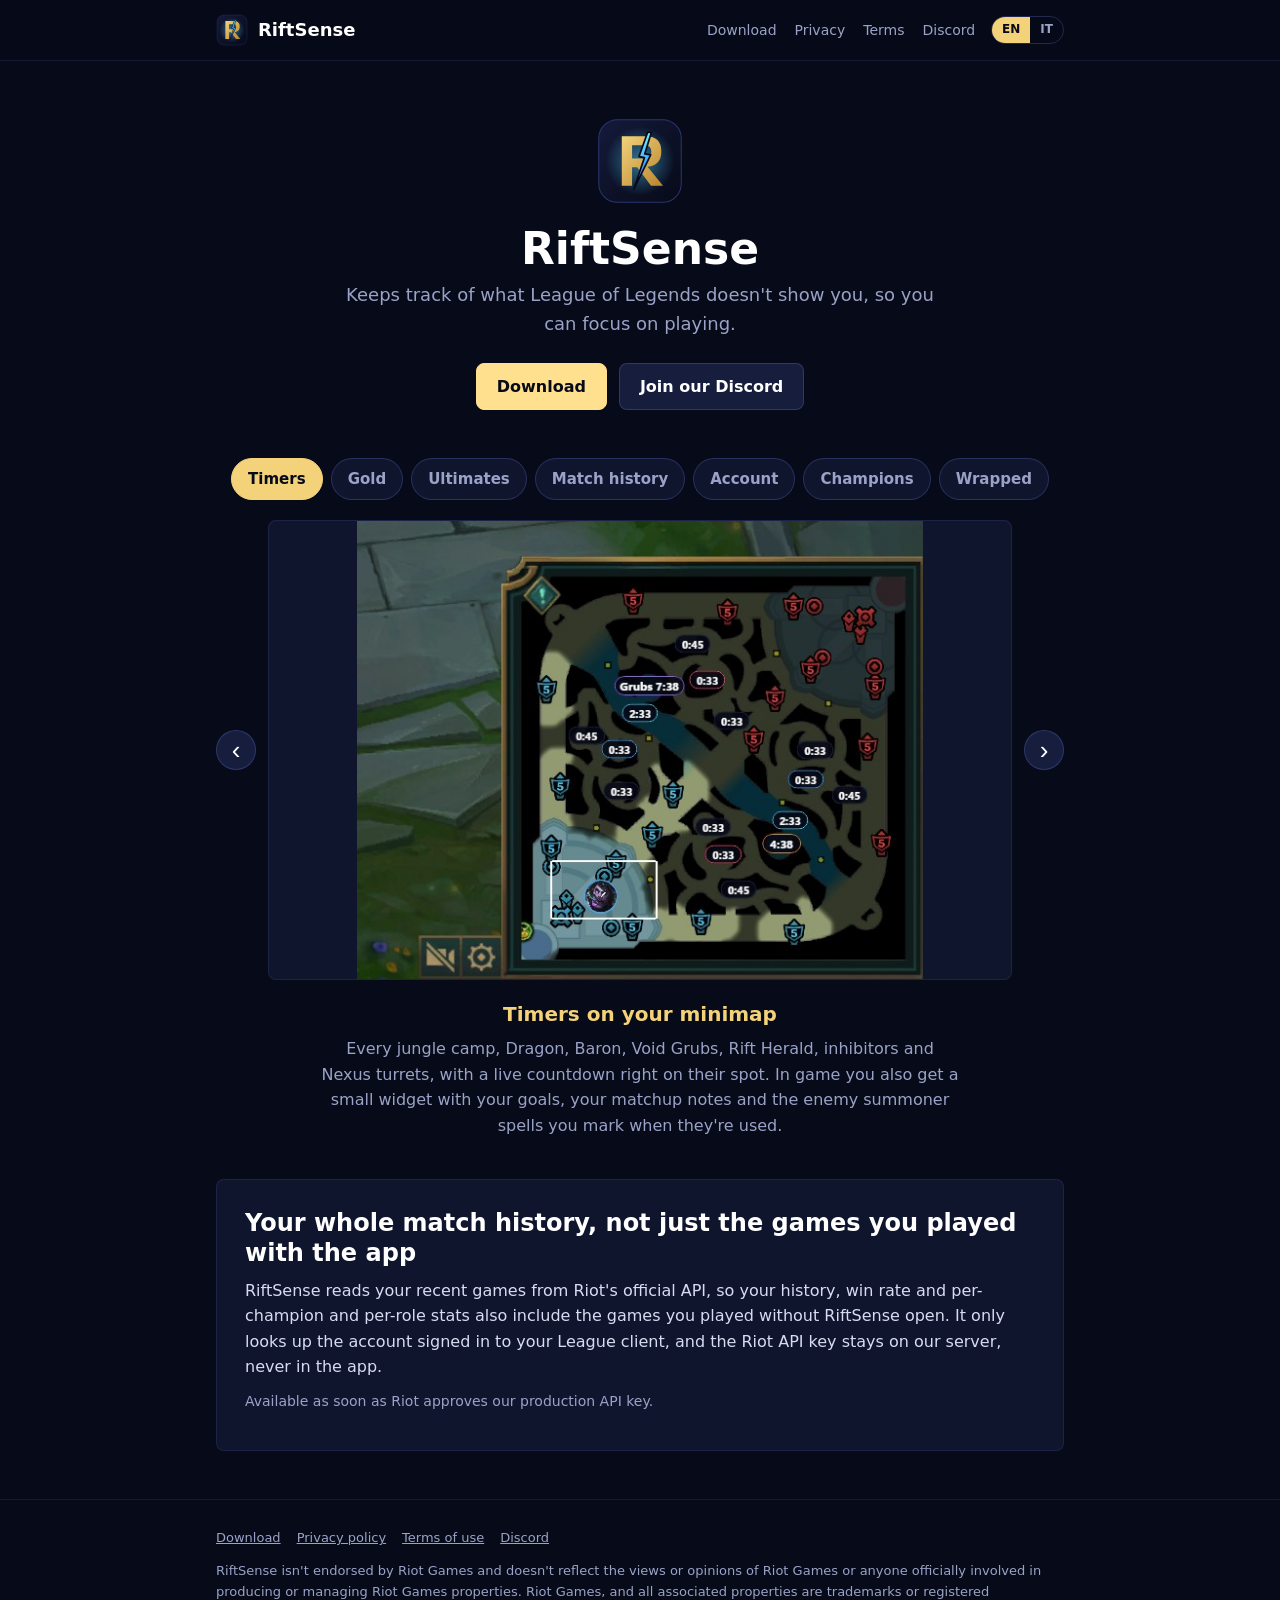
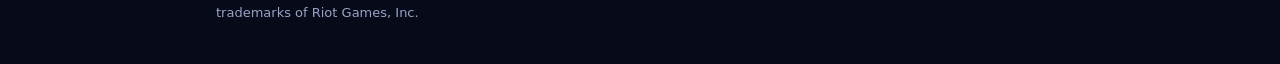
<file: index.html>
<!DOCTYPE html>
<html lang="en">
<head>
    <meta charset="UTF-8">
    <meta name="viewport" content="width=device-width, initial-scale=1">
    <title>RiftSense</title>
    <meta name="description" content="RiftSense: jungle and objective timers on your minimap, in-game stats and match history for League of Legends.">
    <link rel="icon" href="assets/logo.svg" type="image/svg+xml">
    <link rel="stylesheet" href="style.css?v=2">
</head>
<body data-lang="en">
<header>
    <div class="wrap">
        <a class="brand" href="./"><img src="assets/logo.svg" alt="">RiftSense</a>
        <nav>
            <a href="download.html">Download</a>
            <a href="privacy.html"><span lang="en">Privacy</span><span lang="it">Privacy</span></a>
            <a href="terms.html"><span lang="en">Terms</span><span lang="it">Termini</span></a>
            <a href="https://discord.gg/ByeUC7WYbb">Discord</a>
        </nav>
        <div class="lang-switch"><button data-lang="en">EN</button><button data-lang="it">IT</button></div>
    </div>
</header>

<main class="wrap">
    <section class="hero">
        <img class="logo" src="assets/logo.svg" alt="RiftSense">
        <h1>RiftSense</h1>
        <p lang="en">Keeps track of what League of Legends doesn't show you, so you can focus on playing.</p>
        <p lang="it">Tiene traccia di quello che League of Legends non ti mostra, così pensi solo a giocare.</p>
        <div class="buttons">
            <a class="button primary" href="download.html">Download</a>
            <a class="button" href="https://discord.gg/ByeUC7WYbb"><span lang="en">Join our Discord</span><span lang="it">Entra nel nostro Discord</span></a>
        </div>
    </section>

    <section class="showcase" aria-label="RiftSense">
        <div class="showcase-tabs" role="tablist">
            <button class="showcase-tab active" role="tab" id="tab-timers" aria-controls="slide-timers" aria-selected="true"><span lang="en">Timers</span><span lang="it">Timer</span></button>
            <button class="showcase-tab" role="tab" id="tab-gold" aria-controls="slide-gold" aria-selected="false"><span lang="en">Gold</span><span lang="it">Oro</span></button>
            <button class="showcase-tab" role="tab" id="tab-ults" aria-controls="slide-ults" aria-selected="false"><span lang="en">Ultimates</span><span lang="it">Ultimate</span></button>
            <button class="showcase-tab" role="tab" id="tab-history" aria-controls="slide-history" aria-selected="false"><span lang="en">Match history</span><span lang="it">Storico</span></button>
            <button class="showcase-tab" role="tab" id="tab-account" aria-controls="slide-account" aria-selected="false"><span lang="en">Account</span><span lang="it">Account</span></button>
            <button class="showcase-tab" role="tab" id="tab-champions" aria-controls="slide-champions" aria-selected="false"><span lang="en">Champions</span><span lang="it">Campioni</span></button>
            <button class="showcase-tab" role="tab" id="tab-wrapped" aria-controls="slide-wrapped" aria-selected="false"><span lang="en">Wrapped</span><span lang="it">Wrapped</span></button>
        </div>
        <div class="showcase-stage">
            <button class="showcase-arrow prev" aria-label="Previous">&#8249;</button>
            <figure class="showcase-slide narrow" role="tabpanel" id="slide-timers" aria-labelledby="tab-timers">
                <img src="assets/screens/minimap.jpg" alt="Timers on your minimap">
                <figcaption>
                    <h3><span lang="en">Timers on your minimap</span><span lang="it">Timer sulla minimappa</span></h3>
                    <p lang="en">Every jungle camp, Dragon, Baron, Void Grubs, Rift Herald, inhibitors and Nexus turrets, with a live countdown right on their spot. In game you also get a small widget with your goals, your matchup notes and the enemy summoner spells you mark when they're used.</p>
                    <p lang="it">Tutti i campi della giungla, Drago, Barone, Larve del Vuoto, Araldo, inibitori e torri del Nexus, con il conto alla rovescia proprio al loro posto. In partita hai anche un piccolo widget con i tuoi obiettivi, le tue note sui matchup e gli incantesimi nemici che segni quando li usano.</p>
                </figcaption>
            </figure>
            <figure class="showcase-slide" role="tabpanel" id="slide-gold" aria-labelledby="tab-gold" hidden>
                <img src="assets/screens/gold.jpg" alt="Gold tracker in the scoreboard" loading="lazy">
                <figcaption>
                    <h3><span lang="en">Gold tracker in the scoreboard</span><span lang="it">Tracker dell'oro nella tabella</span></h3>
                    <p lang="en">Hold TAB and, on the center line of the game's scoreboard, you see the item value gap between the two players of each row, with arrows toward whoever is ahead: blue or red like the teams.</p>
                    <p lang="it">Tieni premuto TAB e, sulla linea centrale della tabella del gioco, vedi la differenza di valore degli oggetti tra i due giocatori di ogni riga, con le frecce verso chi è in vantaggio: blu o rosse come le squadre.</p>
                </figcaption>
            </figure>
            <figure class="showcase-slide narrow" role="tabpanel" id="slide-ults" aria-labelledby="tab-ults" hidden>
                <img src="assets/screens/ults.jpg" alt="Ally ultimate cooldowns" loading="lazy">
                <figcaption>
                    <h3><span lang="en">Ally ultimate cooldowns</span><span lang="it">Ricarica delle ultimate alleate</span></h3>
                    <p lang="en">The seconds left on your allies' ultimates, right on the ult dot above their portraits, so you know when to fight. Only your allies: enemy ultimates stay hidden, as Riot's rules require.</p>
                    <p lang="it">I secondi mancanti alle ultimate dei tuoi alleati, proprio sul pallino sopra i loro ritratti, così sai quando combattere. Solo gli alleati: le ultimate nemiche restano nascoste, come vogliono le regole di Riot.</p>
                </figcaption>
            </figure>
            <figure class="showcase-slide" role="tabpanel" id="slide-history" aria-labelledby="tab-history" hidden>
                <img src="assets/screens/history.jpg" alt="Match history" loading="lazy">
                <figcaption>
                    <h3><span lang="en">Match history</span><span lang="it">Storico partite</span></h3>
                    <p lang="en">Every game as a match card: result, queue, KDA, CS, kill participation, objectives and your per-game goals. On top, your last session and your last 10 games at a glance.</p>
                    <p lang="it">Ogni partita con esito, coda, KDA, CS, partecipazione alle uccisioni, obiettivi e i tuoi obiettivi personali. In alto, l'ultima sessione e le ultime 10 partite a colpo d'occhio.</p>
                </figcaption>
            </figure>
            <figure class="showcase-slide" role="tabpanel" id="slide-account" aria-labelledby="tab-account" hidden>
                <img src="assets/screens/account.jpg" alt="Account statistics" loading="lazy">
                <figcaption>
                    <h3><span lang="en">Account statistics</span><span lang="it">Statistiche account</span></h3>
                    <p lang="en">Your Solo/Duo LP over time, your peak rank and your last 10 games compared to the 10 before: are you playing better or worse?</p>
                    <p lang="it">I tuoi LP in Solo/Duo nel tempo, il rank massimo e le ultime 10 partite a confronto con le 10 precedenti: stai giocando meglio o peggio?</p>
                </figcaption>
            </figure>
            <figure class="showcase-slide" role="tabpanel" id="slide-champions" aria-labelledby="tab-champions" hidden>
                <img src="assets/screens/champions.jpg" alt="Champion statistics" loading="lazy">
                <figcaption>
                    <h3><span lang="en">Champion statistics</span><span lang="it">Statistiche campioni</span></h3>
                    <p lang="en">Win rate, KDA, CS and kill participation for every champion you play, filtered by queue and role.</p>
                    <p lang="it">Vittorie, KDA, CS e partecipazione alle uccisioni per ogni campione che giochi, filtrabili per coda e ruolo.</p>
                </figcaption>
            </figure>
            <figure class="showcase-slide" role="tabpanel" id="slide-wrapped" aria-labelledby="tab-wrapped" hidden>
                <img src="assets/screens/wrapped.jpg" alt="RiftSense Wrapped" loading="lazy">
                <figcaption>
                    <h3><span lang="en">RiftSense Wrapped</span><span lang="it">RiftSense Wrapped</span></h3>
                    <p lang="en">Your week, month or season in one image to share on Discord, Instagram or TikTok.</p>
                    <p lang="it">La tua settimana, il tuo mese o la tua stagione in un'immagine da condividere su Discord, Instagram o TikTok.</p>
                </figcaption>
            </figure>
            <button class="showcase-arrow next" aria-label="Next">&#8250;</button>
        </div>
    </section>

    <section class="spotlight">
        <h2 lang="en">Your whole match history, not just the games you played with the app</h2>
        <h2 lang="it">Tutto il tuo storico, non solo le partite giocate con l'app</h2>
        <p lang="en">RiftSense reads your recent games from Riot's official API, so your history, win rate and
            per-champion and per-role stats also include the games you played without RiftSense open. It only looks
            up the account signed in to your League client, and the Riot API key stays on our server, never in the app.</p>
        <p lang="it">RiftSense legge le tue partite recenti dall'API ufficiale di Riot: storico, percentuale di vittorie e
            statistiche per campione e per ruolo comprendono anche le partite giocate senza RiftSense aperta. Cerca solo
            l'account connesso al tuo client di League, e la chiave dell'API Riot resta sul nostro server, mai nell'app.</p>
        <p class="muted" lang="en">Available as soon as Riot approves our production API key.</p>
        <p class="muted" lang="it">Disponibile appena Riot approva la nostra chiave API di produzione.</p>
    </section>
</main>

<footer>
    <div class="wrap">
        <div class="links">
            <a href="download.html">Download</a>
            <a href="privacy.html"><span lang="en">Privacy policy</span><span lang="it">Privacy policy</span></a>
            <a href="terms.html"><span lang="en">Terms of use</span><span lang="it">Termini d'uso</span></a>
            <a href="https://discord.gg/ByeUC7WYbb">Discord</a>
        </div>
        <p lang="en">RiftSense isn't endorsed by Riot Games and doesn't reflect the views or opinions of Riot Games or anyone officially involved in producing or managing Riot Games properties. Riot Games, and all associated properties are trademarks or registered trademarks of Riot Games, Inc.</p>
        <p lang="it">RiftSense non è approvato da Riot Games e non rispecchia le opinioni di Riot Games o di chiunque sia coinvolto ufficialmente nella produzione o gestione delle proprietà di Riot Games. Riot Games e tutte le proprietà associate sono marchi o marchi registrati di Riot Games, Inc.</p>
    </div>
</footer>
<script src="lang.js?v=2"></script>
<script src="showcase.js?v=2"></script>
</body>
</html>
</file>
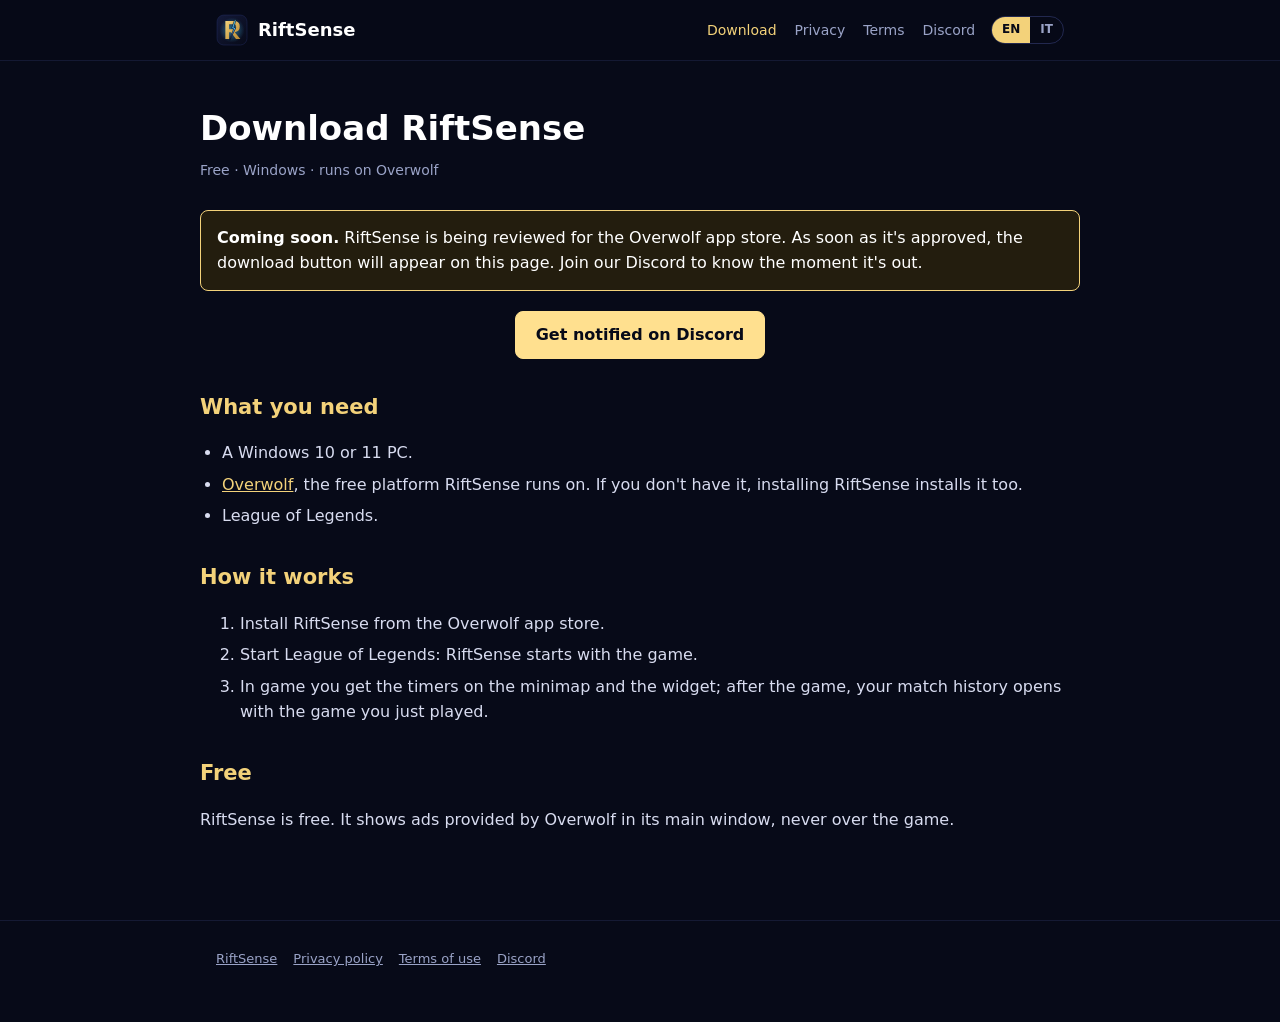
<file: download.html>
<!DOCTYPE html>
<html lang="en">
<head>
    <meta charset="UTF-8">
    <meta name="viewport" content="width=device-width, initial-scale=1">
    <title>Download RiftSense</title>
    <meta name="description" content="Download RiftSense, the free Overwolf app for League of Legends.">
    <link rel="icon" href="assets/logo.svg" type="image/svg+xml">
    <link rel="stylesheet" href="style.css?v=2">
</head>
<body data-lang="en">
<header>
    <div class="wrap">
        <a class="brand" href="./"><img src="assets/logo.svg" alt="">RiftSense</a>
        <nav>
            <a class="active" href="download.html">Download</a>
            <a href="privacy.html"><span lang="en">Privacy</span><span lang="it">Privacy</span></a>
            <a href="terms.html"><span lang="en">Terms</span><span lang="it">Termini</span></a>
            <a href="https://discord.gg/ByeUC7WYbb">Discord</a>
        </nav>
        <div class="lang-switch"><button data-lang="en">EN</button><button data-lang="it">IT</button></div>
    </div>
</header>

<main class="wrap doc">
<!-- ================= English ================= -->
<article lang="en">
    <h1>Download RiftSense</h1>
    <p class="updated">Free · Windows · runs on Overwolf</p>

    <div class="note"><strong>Coming soon.</strong> RiftSense is being reviewed for the Overwolf app store. As soon as
        it's approved, the download button will appear on this page. Join our Discord to know the moment it's out.</div>

    <div class="buttons download-buttons">
        <a class="button primary" href="https://discord.gg/ByeUC7WYbb">Get notified on Discord</a>
    </div>

    <h2>What you need</h2>
    <ul>
        <li>A Windows 10 or 11 PC.</li>
        <li><a href="https://www.overwolf.com/">Overwolf</a>, the free platform RiftSense runs on. If you don't have it,
            installing RiftSense installs it too.</li>
        <li>League of Legends.</li>
    </ul>

    <h2>How it works</h2>
    <ol>
        <li>Install RiftSense from the Overwolf app store.</li>
        <li>Start League of Legends: RiftSense starts with the game.</li>
        <li>In game you get the timers on the minimap and the widget; after the game, your match history opens with the
            game you just played.</li>
    </ol>

    <h2>Free</h2>
    <p>RiftSense is free. It shows ads provided by Overwolf in its main window, never over the game.</p>
</article>

<!-- ================= Italiano ================= -->
<article lang="it">
    <h1>Scarica RiftSense</h1>
    <p class="updated">Gratis · Windows · funziona con Overwolf</p>

    <div class="note"><strong>In arrivo.</strong> RiftSense è in revisione per lo store di Overwolf. Appena viene approvata,
        il pulsante per scaricarla comparirà in questa pagina. Entra nel nostro Discord per sapere subito quando esce.</div>

    <div class="buttons download-buttons">
        <a class="button primary" href="https://discord.gg/ByeUC7WYbb">Avvisami su Discord</a>
    </div>

    <h2>Cosa serve</h2>
    <ul>
        <li>Un PC con Windows 10 o 11.</li>
        <li><a href="https://www.overwolf.com/">Overwolf</a>, la piattaforma gratuita su cui funziona RiftSense. Se non ce
            l'hai, si installa insieme a RiftSense.</li>
        <li>League of Legends.</li>
    </ul>

    <h2>Come funziona</h2>
    <ol>
        <li>Installa RiftSense dallo store di Overwolf.</li>
        <li>Avvia League of Legends: RiftSense parte insieme al gioco.</li>
        <li>In partita hai i timer sulla minimappa e il widget; a fine partita si apre il tuo storico con la partita appena
            giocata.</li>
    </ol>

    <h2>Gratis</h2>
    <p>RiftSense è gratuita. Mostra pubblicità di Overwolf nella sua finestra principale, mai sopra il gioco.</p>
</article>
</main>

<footer>
    <div class="wrap">
        <div class="links">
            <a href="./">RiftSense</a>
            <a href="privacy.html"><span lang="en">Privacy policy</span><span lang="it">Privacy policy</span></a>
            <a href="terms.html"><span lang="en">Terms of use</span><span lang="it">Termini d'uso</span></a>
            <a href="https://discord.gg/ByeUC7WYbb">Discord</a>
        </div>
    </div>
</footer>
<script src="lang.js?v=2"></script>
</body>
</html>
</file>
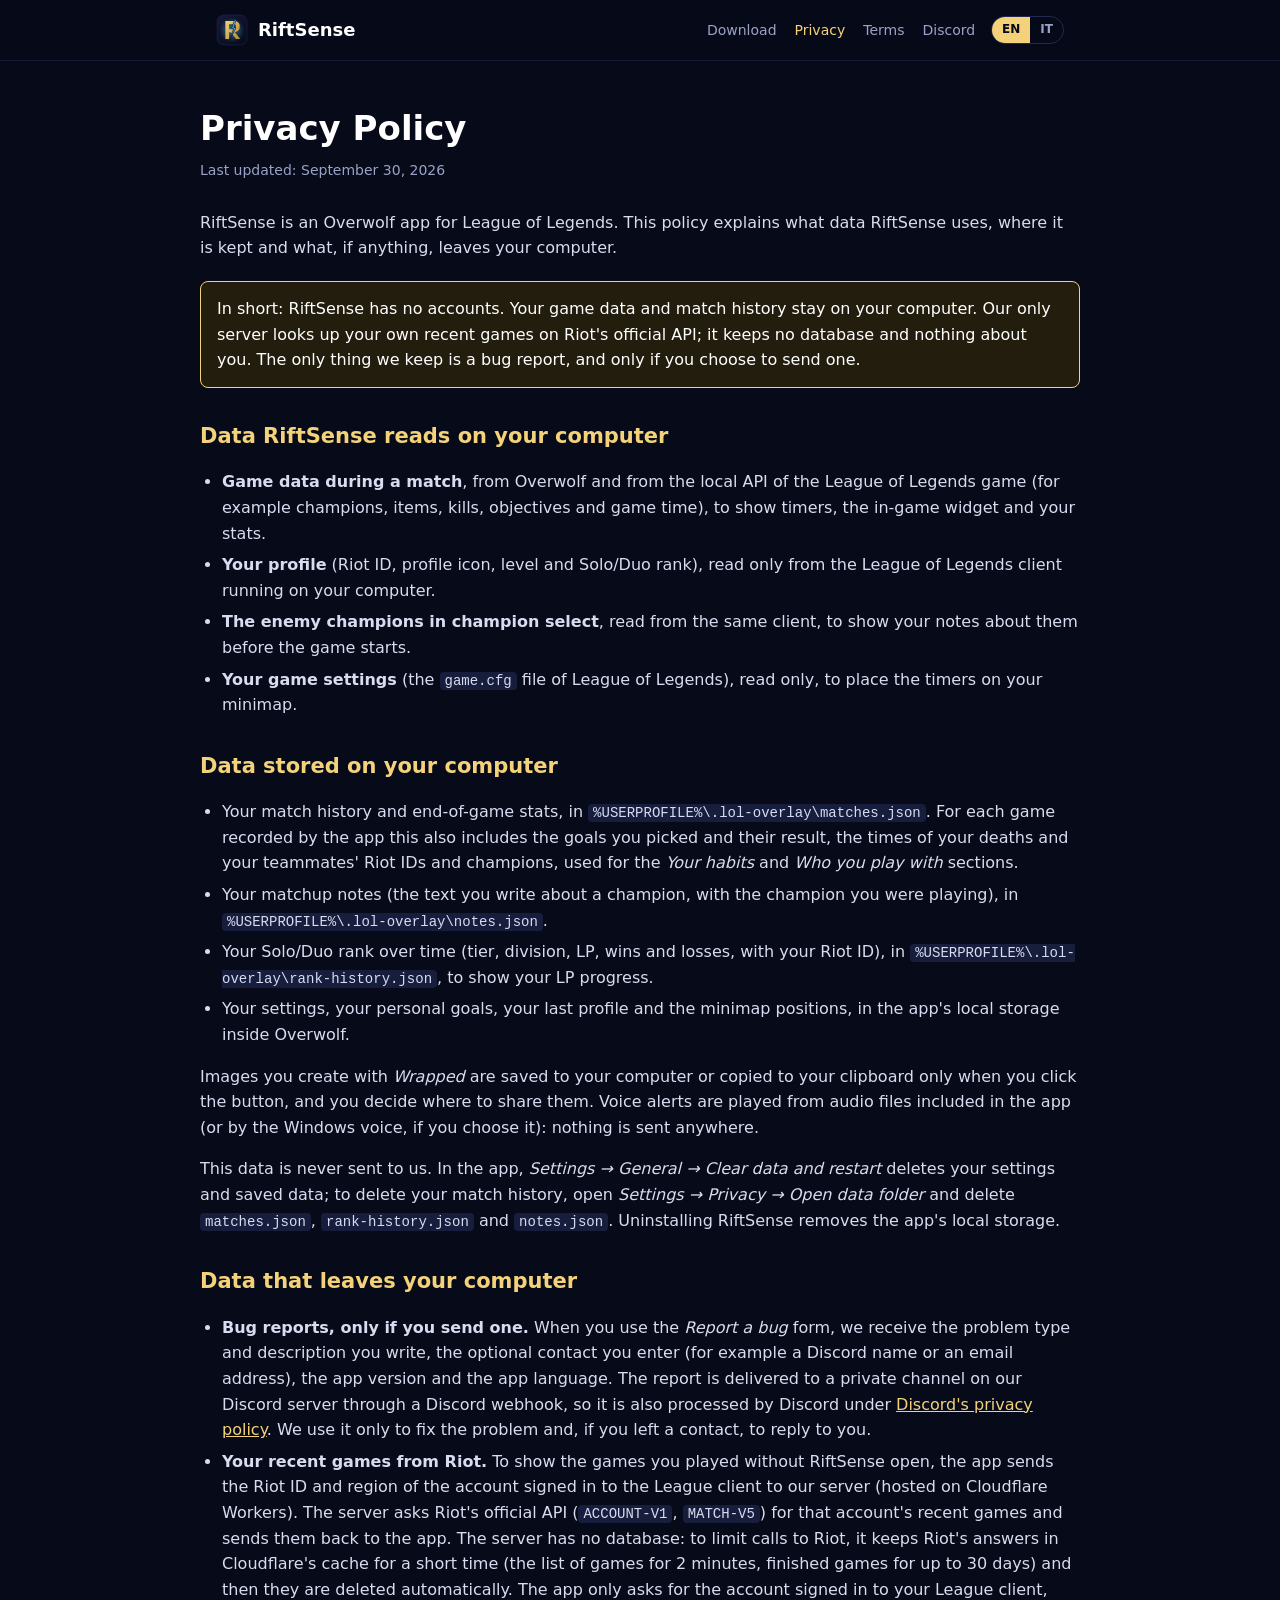
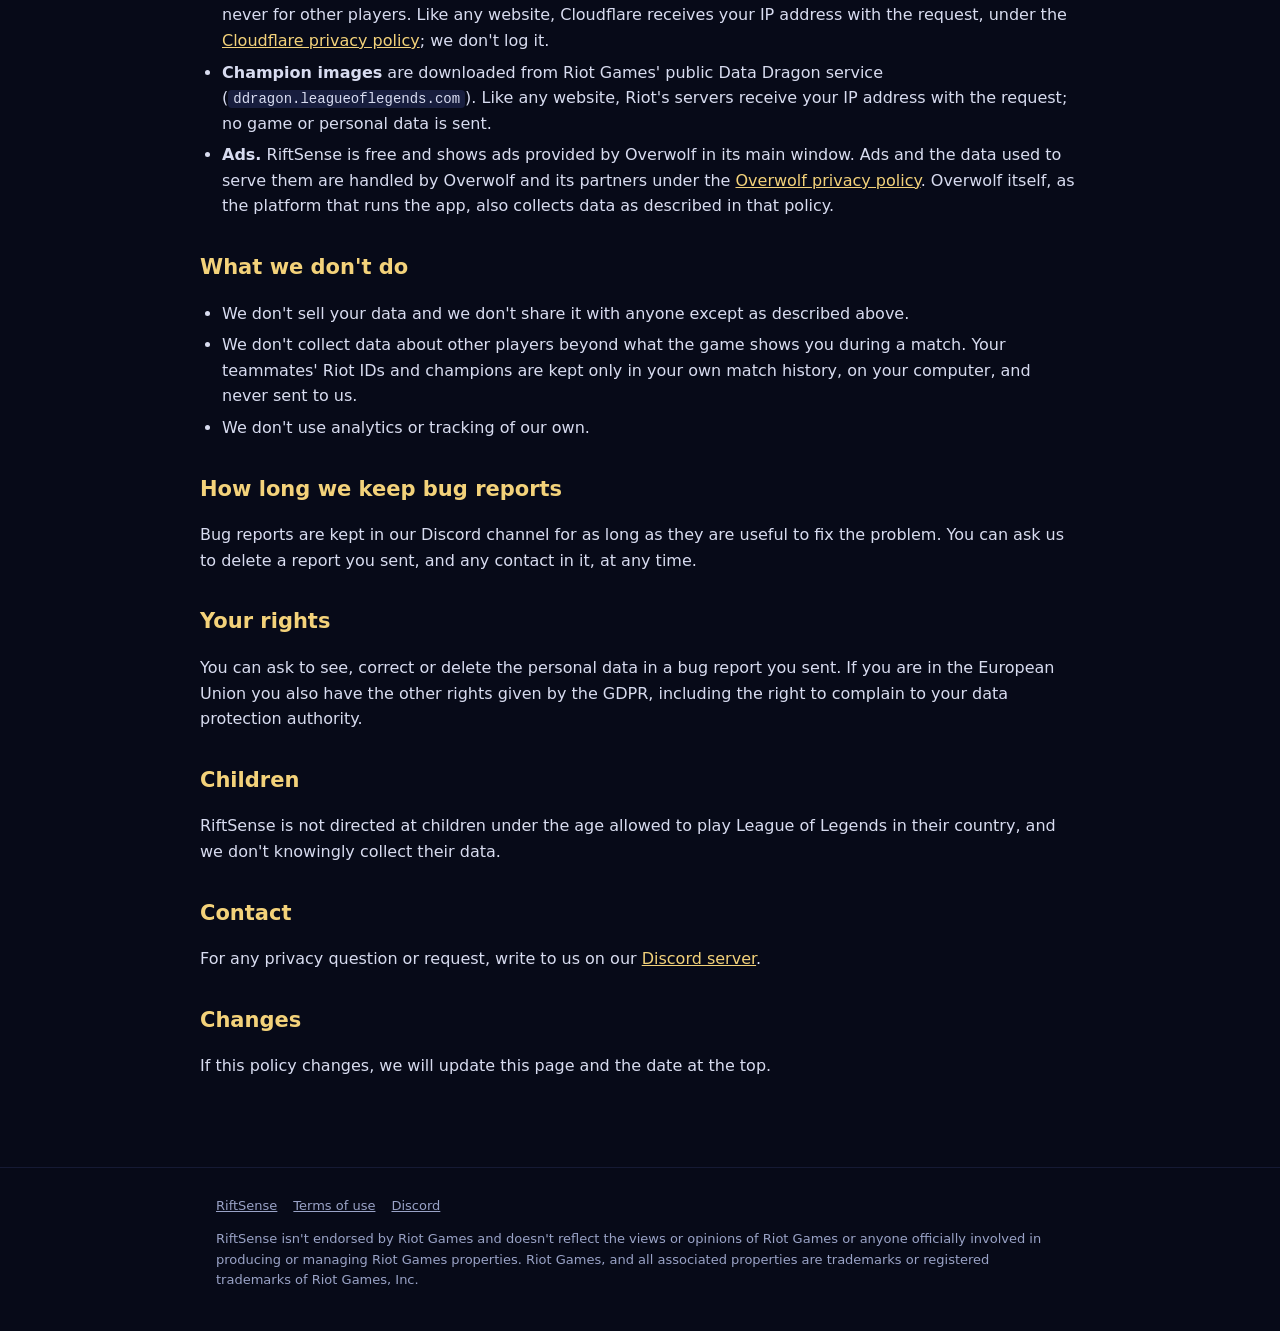
<file: privacy.html>
<!DOCTYPE html>
<html lang="en">
<head>
    <meta charset="UTF-8">
    <meta name="viewport" content="width=device-width, initial-scale=1">
    <title>RiftSense Privacy Policy</title>
    <meta name="description" content="How RiftSense handles your data.">
    <link rel="icon" href="assets/logo.svg" type="image/svg+xml">
    <link rel="stylesheet" href="style.css?v=2">
</head>
<body data-lang="en">
<header>
    <div class="wrap">
        <a class="brand" href="./"><img src="assets/logo.svg" alt="">RiftSense</a>
        <nav>
            <a href="download.html">Download</a>
            <a class="active" href="privacy.html"><span lang="en">Privacy</span><span lang="it">Privacy</span></a>
            <a href="terms.html"><span lang="en">Terms</span><span lang="it">Termini</span></a>
            <a href="https://discord.gg/ByeUC7WYbb">Discord</a>
        </nav>
        <div class="lang-switch"><button data-lang="en">EN</button><button data-lang="it">IT</button></div>
    </div>
</header>

<main class="wrap doc">
<!-- ================= English ================= -->
<article lang="en">
    <h1>Privacy Policy</h1>
    <p class="updated">Last updated: September 30, 2026</p>

    <p>RiftSense is an Overwolf app for League of Legends. This policy explains what data RiftSense uses,
        where it is kept and what, if anything, leaves your computer.</p>

    <div class="note">In short: RiftSense has no accounts. Your game data and match history stay on your
        computer. Our only server looks up your own recent games on Riot's official API; it keeps no database
        and nothing about you. The only thing we keep is a bug report, and only if you choose to send one.</div>

    <h2>Data RiftSense reads on your computer</h2>
    <ul>
        <li><strong>Game data during a match</strong>, from Overwolf and from the local API of the League of
            Legends game (for example champions, items, kills, objectives and game time), to show timers,
            the in-game widget and your stats.</li>
        <li><strong>Your profile</strong> (Riot ID, profile icon, level and Solo/Duo rank), read only from the
            League of Legends client running on your computer.</li>
        <li><strong>The enemy champions in champion select</strong>, read from the same client, to show your notes
            about them before the game starts.</li>
        <li><strong>Your game settings</strong> (the <code>game.cfg</code> file of League of Legends), read only,
            to place the timers on your minimap.</li>
    </ul>

    <h2>Data stored on your computer</h2>
    <ul>
        <li>Your match history and end-of-game stats, in <code>%USERPROFILE%\.lol-overlay\matches.json</code>. For each
            game recorded by the app this also includes the goals you picked and their result, the times of your deaths
            and your teammates' Riot IDs and champions, used for the <em>Your habits</em> and <em>Who you play with</em>
            sections.</li>
        <li>Your matchup notes (the text you write about a champion, with the champion you were playing), in
            <code>%USERPROFILE%\.lol-overlay\notes.json</code>.</li>
        <li>Your Solo/Duo rank over time (tier, division, LP, wins and losses, with your Riot ID), in
            <code>%USERPROFILE%\.lol-overlay\rank-history.json</code>, to show your LP progress.</li>
        <li>Your settings, your personal goals, your last profile and the minimap positions, in the app's local
            storage inside Overwolf.</li>
    </ul>
    <p>Images you create with <em>Wrapped</em> are saved to your computer or copied to your clipboard only when you
        click the button, and you decide where to share them. Voice alerts are played from audio files included in the
        app (or by the Windows voice, if you choose it): nothing is sent anywhere.</p>
    <p>This data is never sent to us. In the app, <em>Settings → General → Clear data and restart</em> deletes your
        settings and saved data; to delete your match history, open <em>Settings → Privacy → Open data folder</em> and
        delete <code>matches.json</code>, <code>rank-history.json</code> and <code>notes.json</code>. Uninstalling RiftSense removes the app's local storage.</p>

    <h2>Data that leaves your computer</h2>
    <ul>
        <li><strong>Bug reports, only if you send one.</strong> When you use the <em>Report a bug</em> form, we
            receive the problem type and description you write, the optional contact you enter (for example a
            Discord name or an email address), the app version and the app language. The report is delivered to a
            private channel on our Discord server through a Discord webhook, so it is also processed by Discord under
            <a href="https://discord.com/privacy">Discord's privacy policy</a>. We use it only to fix the problem and,
            if you left a contact, to reply to you.</li>
        <li><strong>Your recent games from Riot.</strong> To show the games you played without RiftSense open, the app
            sends the Riot ID and region of the account signed in to the League client to our server (hosted on
            Cloudflare Workers). The server asks Riot's official API (<code>ACCOUNT-V1</code>, <code>MATCH-V5</code>) for
            that account's recent games and sends them back to the app. The server has no database: to limit calls to
            Riot, it keeps Riot's answers in Cloudflare's cache for a short time (the list of games for 2 minutes,
            finished games for up to 30 days) and then they are deleted automatically. The app only asks for the
            account signed in to your League client, never for other players. Like any website, Cloudflare receives
            your IP address with the request, under the
            <a href="https://www.cloudflare.com/privacypolicy/">Cloudflare privacy policy</a>; we don't log it.</li>
        <li><strong>Champion images</strong> are downloaded from Riot Games' public Data Dragon service
            (<code>ddragon.leagueoflegends.com</code>). Like any website, Riot's servers receive your IP address with
            the request; no game or personal data is sent.</li>
        <li><strong>Ads.</strong> RiftSense is free and shows ads provided by Overwolf in its main window. Ads and
            the data used to serve them are handled by Overwolf and its partners under the
            <a href="https://www.overwolf.com/legal/privacy/">Overwolf privacy policy</a>. Overwolf itself, as the
            platform that runs the app, also collects data as described in that policy.</li>
    </ul>

    <h2>What we don't do</h2>
    <ul>
        <li>We don't sell your data and we don't share it with anyone except as described above.</li>
        <li>We don't collect data about other players beyond what the game shows you during a match. Your teammates'
            Riot IDs and champions are kept only in your own match history, on your computer, and never sent to us.</li>
        <li>We don't use analytics or tracking of our own.</li>
    </ul>

    <h2>How long we keep bug reports</h2>
    <p>Bug reports are kept in our Discord channel for as long as they are useful to fix the problem. You can ask us
        to delete a report you sent, and any contact in it, at any time.</p>

    <h2>Your rights</h2>
    <p>You can ask to see, correct or delete the personal data in a bug report you sent. If you are in the European
        Union you also have the other rights given by the GDPR, including the right to complain to your data
        protection authority.</p>

    <h2>Children</h2>
    <p>RiftSense is not directed at children under the age allowed to play League of Legends in their country, and
        we don't knowingly collect their data.</p>

    <h2>Contact</h2>
    <p>For any privacy question or request, write to us on our <a href="https://discord.gg/ByeUC7WYbb">Discord server</a>.</p>

    <h2>Changes</h2>
    <p>If this policy changes, we will update this page and the date at the top.</p>
</article>

<!-- ================= Italiano ================= -->
<article lang="it">
    <h1>Privacy policy</h1>
    <p class="updated">Ultimo aggiornamento: 30 settembre 2026</p>

    <p>RiftSense è un'app Overwolf per League of Legends. Questa informativa spiega quali dati usa RiftSense,
        dove vengono tenuti e cosa, eventualmente, esce dal tuo computer.</p>

    <div class="note">In breve: RiftSense non ha account. I dati di gioco e lo storico delle partite restano sul
        tuo computer. Il nostro unico server cerca le tue partite recenti sull'API ufficiale di Riot; non ha un
        database e non conserva niente su di te. L'unica cosa che teniamo è una segnalazione di bug, e solo se
        decidi di inviarla.</div>

    <h2>Dati che RiftSense legge sul tuo computer</h2>
    <ul>
        <li><strong>Dati della partita in corso</strong>, da Overwolf e dall'API locale del gioco League of Legends
            (per esempio campioni, oggetti, uccisioni, obiettivi e tempo di gioco), per mostrare i timer, il widget
            in partita e le tue statistiche.</li>
        <li><strong>Il tuo profilo</strong> (Riot ID, icona, livello e rank Solo/Duo), letto solo dal client di
            League of Legends aperto sul tuo computer.</li>
        <li><strong>I campioni avversari in selezione campioni</strong>, letti dallo stesso client, per mostrarti le
            tue note su di loro prima che inizi la partita.</li>
        <li><strong>Le impostazioni del gioco</strong> (il file <code>game.cfg</code> di League of Legends), in sola
            lettura, per posizionare i timer sulla minimappa.</li>
    </ul>

    <h2>Dati salvati sul tuo computer</h2>
    <ul>
        <li>Lo storico delle partite e le statistiche di fine partita, in <code>%USERPROFILE%\.lol-overlay\matches.json</code>.
            Per ogni partita registrata dall'app contiene anche gli obiettivi che hai scelto con il loro esito, i momenti
            delle tue morti e i Riot ID e i campioni dei tuoi compagni di squadra, usati per le sezioni <em>Le tue
            abitudini</em> e <em>Con chi giochi</em>.</li>
        <li>Le tue note sui matchup (il testo che scrivi su un campione, con il campione che stavi giocando), in
            <code>%USERPROFILE%\.lol-overlay\notes.json</code>.</li>
        <li>Il tuo rank Solo/Duo nel tempo (tier, divisione, LP, vittorie e sconfitte, con il tuo Riot ID), in
            <code>%USERPROFILE%\.lol-overlay\rank-history.json</code>, per mostrare l'andamento dei LP.</li>
        <li>Le impostazioni, i tuoi obiettivi personali, l'ultimo profilo letto e le posizioni sulla minimappa, nella
            memoria locale dell'app in Overwolf.</li>
    </ul>
    <p>Le immagini che crei con <em>Wrapped</em> vengono salvate sul tuo computer o copiate negli appunti solo quando
        premi il pulsante, e decidi tu dove condividerle. Gli avvisi vocali usano file audio inclusi nell'app (o la voce
        di Windows, se la scegli): non viene inviato niente.</p>
    <p>Questi dati non ci vengono mai inviati. Nell'app, <em>Impostazioni → Generale → Cancella dati e riavvia</em>
        cancella le impostazioni e i dati salvati; per cancellare lo storico partite apri <em>Impostazioni → Privacy →
        Apri cartella dati</em> ed elimina <code>matches.json</code>, <code>rank-history.json</code> e <code>notes.json</code>. Disinstallando RiftSense si cancella la memoria
        locale dell'app.</p>

    <h2>Dati che escono dal tuo computer</h2>
    <ul>
        <li><strong>Segnalazioni di bug, solo se ne invii una.</strong> Quando usi il modulo <em>Segnala un bug</em>
            riceviamo il tipo di problema e la descrizione che scrivi, il contatto facoltativo che inserisci (per esempio
            un nome Discord o un indirizzo email), la versione dell'app e la lingua dell'app. La segnalazione arriva in un
            canale privato del nostro server Discord tramite un webhook di Discord, quindi viene trattata anche da Discord
            secondo la <a href="https://discord.com/privacy">privacy policy di Discord</a>. La usiamo solo per correggere
            il problema e, se hai lasciato un contatto, per risponderti.</li>
        <li><strong>Le tue partite recenti da Riot.</strong> Per mostrare le partite giocate senza RiftSense aperta,
            l'app invia al nostro server (ospitato su Cloudflare Workers) il Riot ID e la regione dell'account connesso
            al client di League. Il server chiede all'API ufficiale di Riot (<code>ACCOUNT-V1</code>, <code>MATCH-V5</code>)
            le partite recenti di quell'account e le rimanda all'app. Il server non ha un database: per limitare le
            richieste a Riot tiene le risposte di Riot nella cache di Cloudflare per poco tempo (l'elenco delle partite
            per 2 minuti, le partite finite fino a 30 giorni) e poi vengono cancellate da sole. L'app chiede solo le
            partite dell'account connesso al tuo client di League, mai quelle di altri giocatori. Come per qualsiasi
            sito, Cloudflare riceve il tuo indirizzo IP con la richiesta, secondo la
            <a href="https://www.cloudflare.com/privacypolicy/">privacy policy di Cloudflare</a>; noi non lo registriamo.</li>
        <li><strong>Le immagini dei campioni</strong> vengono scaricate dal servizio pubblico Data Dragon di Riot Games
            (<code>ddragon.leagueoflegends.com</code>). Come per qualsiasi sito, i server di Riot ricevono il tuo
            indirizzo IP con la richiesta; non vengono inviati dati di gioco o personali.</li>
        <li><strong>Pubblicità.</strong> RiftSense è gratuita e mostra pubblicità fornite da Overwolf nella finestra
            principale. Le pubblicità e i dati usati per mostrarle sono gestiti da Overwolf e dai suoi partner secondo
            la <a href="https://www.overwolf.com/legal/privacy/">privacy policy di Overwolf</a>. Anche Overwolf, come
            piattaforma che esegue l'app, raccoglie dati come descritto in quella informativa.</li>
    </ul>

    <h2>Cosa non facciamo</h2>
    <ul>
        <li>Non vendiamo i tuoi dati e non li condividiamo con nessuno, salvo quanto descritto sopra.</li>
        <li>Non raccogliamo dati sugli altri giocatori oltre a quello che il gioco ti mostra durante la partita. I Riot ID
            e i campioni dei tuoi compagni restano solo nel tuo storico, sul tuo computer, e non ci vengono mai inviati.</li>
        <li>Non usiamo strumenti di analisi o tracciamento nostri.</li>
    </ul>

    <h2>Per quanto teniamo le segnalazioni</h2>
    <p>Le segnalazioni restano nel nostro canale Discord finché servono a correggere il problema. Puoi chiederci in
        qualsiasi momento di cancellare una segnalazione che hai inviato, compreso il contatto che contiene.</p>

    <h2>I tuoi diritti</h2>
    <p>Puoi chiedere di vedere, correggere o cancellare i dati personali contenuti in una segnalazione che hai inviato.
        Se sei nell'Unione Europea hai anche gli altri diritti previsti dal GDPR, compreso quello di presentare reclamo
        all'autorità per la protezione dei dati (in Italia il Garante per la protezione dei dati personali).</p>

    <h2>Minori</h2>
    <p>RiftSense non è rivolta ai minori sotto l'età consentita per giocare a League of Legends nel loro paese, e non
        raccogliamo consapevolmente i loro dati.</p>

    <h2>Contatti</h2>
    <p>Per qualsiasi domanda o richiesta sulla privacy scrivici sul nostro <a href="https://discord.gg/ByeUC7WYbb">server Discord</a>.</p>

    <h2>Modifiche</h2>
    <p>Se questa informativa cambia, aggiorneremo questa pagina e la data in alto.</p>
</article>
</main>

<footer>
    <div class="wrap">
        <div class="links">
            <a href="./">RiftSense</a>
            <a href="terms.html"><span lang="en">Terms of use</span><span lang="it">Termini d'uso</span></a>
            <a href="https://discord.gg/ByeUC7WYbb">Discord</a>
        </div>
        <p lang="en">RiftSense isn't endorsed by Riot Games and doesn't reflect the views or opinions of Riot Games or anyone officially involved in producing or managing Riot Games properties. Riot Games, and all associated properties are trademarks or registered trademarks of Riot Games, Inc.</p>
        <p lang="it">RiftSense non è approvato da Riot Games e non rispecchia le opinioni di Riot Games o di chiunque sia coinvolto ufficialmente nella produzione o gestione delle proprietà di Riot Games. Riot Games e tutte le proprietà associate sono marchi o marchi registrati di Riot Games, Inc.</p>
    </div>
</footer>
<script src="lang.js?v=2"></script>
</body>
</html>
</file>
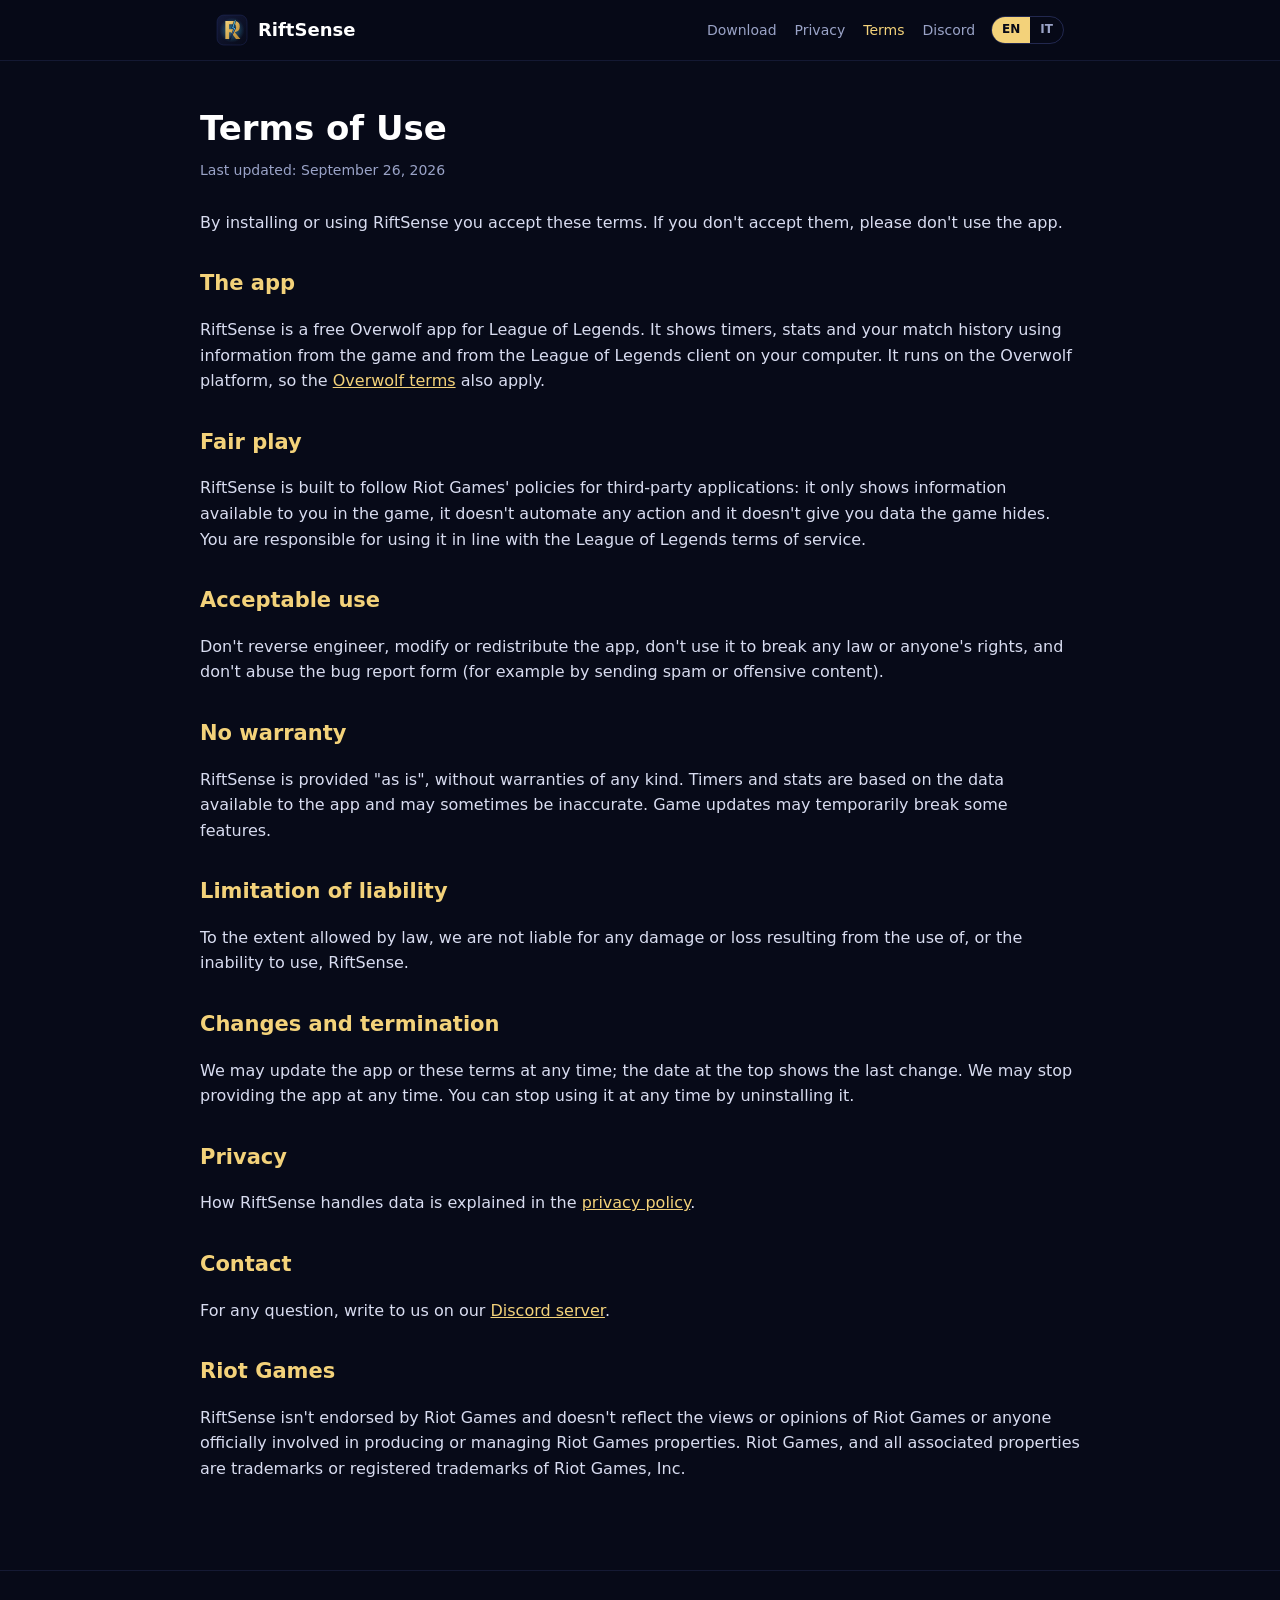
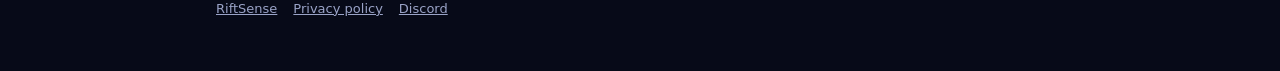
<file: terms.html>
<!DOCTYPE html>
<html lang="en">
<head>
    <meta charset="UTF-8">
    <meta name="viewport" content="width=device-width, initial-scale=1">
    <title>RiftSense Terms of Use</title>
    <meta name="description" content="Terms of use of RiftSense.">
    <link rel="icon" href="assets/logo.svg" type="image/svg+xml">
    <link rel="stylesheet" href="style.css?v=2">
</head>
<body data-lang="en">
<header>
    <div class="wrap">
        <a class="brand" href="./"><img src="assets/logo.svg" alt="">RiftSense</a>
        <nav>
            <a href="download.html">Download</a>
            <a href="privacy.html"><span lang="en">Privacy</span><span lang="it">Privacy</span></a>
            <a class="active" href="terms.html"><span lang="en">Terms</span><span lang="it">Termini</span></a>
            <a href="https://discord.gg/ByeUC7WYbb">Discord</a>
        </nav>
        <div class="lang-switch"><button data-lang="en">EN</button><button data-lang="it">IT</button></div>
    </div>
</header>

<main class="wrap doc">
<!-- ================= English ================= -->
<article lang="en">
    <h1>Terms of Use</h1>
    <p class="updated">Last updated: September 26, 2026</p>

    <p>By installing or using RiftSense you accept these terms. If you don't accept them, please don't use the app.</p>

    <h2>The app</h2>
    <p>RiftSense is a free Overwolf app for League of Legends. It shows timers, stats and your match history using
        information from the game and from the League of Legends client on your computer. It runs on the Overwolf
        platform, so the <a href="https://www.overwolf.com/legal/terms/">Overwolf terms</a> also apply.</p>

    <h2>Fair play</h2>
    <p>RiftSense is built to follow Riot Games' policies for third-party applications: it only shows information
        available to you in the game, it doesn't automate any action and it doesn't give you data the game hides.
        You are responsible for using it in line with the League of Legends terms of service.</p>

    <h2>Acceptable use</h2>
    <p>Don't reverse engineer, modify or redistribute the app, don't use it to break any law or anyone's rights,
        and don't abuse the bug report form (for example by sending spam or offensive content).</p>

    <h2>No warranty</h2>
    <p>RiftSense is provided "as is", without warranties of any kind. Timers and stats are based on the data available
        to the app and may sometimes be inaccurate. Game updates may temporarily break some features.</p>

    <h2>Limitation of liability</h2>
    <p>To the extent allowed by law, we are not liable for any damage or loss resulting from the use of, or the
        inability to use, RiftSense.</p>

    <h2>Changes and termination</h2>
    <p>We may update the app or these terms at any time; the date at the top shows the last change. We may stop
        providing the app at any time. You can stop using it at any time by uninstalling it.</p>

    <h2>Privacy</h2>
    <p>How RiftSense handles data is explained in the <a href="privacy.html">privacy policy</a>.</p>

    <h2>Contact</h2>
    <p>For any question, write to us on our <a href="https://discord.gg/ByeUC7WYbb">Discord server</a>.</p>

    <h2>Riot Games</h2>
    <p>RiftSense isn't endorsed by Riot Games and doesn't reflect the views or opinions of Riot Games or anyone
        officially involved in producing or managing Riot Games properties. Riot Games, and all associated properties
        are trademarks or registered trademarks of Riot Games, Inc.</p>
</article>

<!-- ================= Italiano ================= -->
<article lang="it">
    <h1>Termini d'uso</h1>
    <p class="updated">Ultimo aggiornamento: 26 settembre 2026</p>

    <p>Installando o usando RiftSense accetti questi termini. Se non li accetti, non usare l'app.</p>

    <h2>L'app</h2>
    <p>RiftSense è un'app Overwolf gratuita per League of Legends. Mostra timer, statistiche e lo storico delle tue
        partite usando le informazioni del gioco e del client di League of Legends sul tuo computer. Funziona sulla
        piattaforma Overwolf, quindi valgono anche i <a href="https://www.overwolf.com/legal/terms/">termini di Overwolf</a>.</p>

    <h2>Gioco corretto</h2>
    <p>RiftSense è progettata per rispettare le regole di Riot Games per le applicazioni di terze parti: mostra solo
        informazioni a cui hai accesso nel gioco, non automatizza nessuna azione e non ti dà dati che il gioco nasconde.
        Sei responsabile di usarla nel rispetto dei termini di servizio di League of Legends.</p>

    <h2>Uso consentito</h2>
    <p>Non decompilare, modificare o ridistribuire l'app, non usarla per violare leggi o diritti altrui e non abusare
        del modulo di segnalazione dei bug (per esempio inviando spam o contenuti offensivi).</p>

    <h2>Nessuna garanzia</h2>
    <p>RiftSense è fornita "così com'è", senza garanzie di alcun tipo. Timer e statistiche si basano sui dati disponibili
        all'app e a volte possono essere imprecisi. Gli aggiornamenti del gioco possono rompere temporaneamente alcune funzioni.</p>

    <h2>Limitazione di responsabilità</h2>
    <p>Nei limiti consentiti dalla legge, non siamo responsabili di danni o perdite derivanti dall'uso di RiftSense o
        dall'impossibilità di usarla.</p>

    <h2>Modifiche e cessazione</h2>
    <p>Possiamo aggiornare l'app o questi termini in qualsiasi momento; la data in alto indica l'ultima modifica.
        Possiamo smettere di fornire l'app in qualsiasi momento. Tu puoi smettere di usarla quando vuoi, disinstallandola.</p>

    <h2>Privacy</h2>
    <p>Come RiftSense tratta i dati è spiegato nella <a href="privacy.html">privacy policy</a>.</p>

    <h2>Contatti</h2>
    <p>Per qualsiasi domanda scrivici sul nostro <a href="https://discord.gg/ByeUC7WYbb">server Discord</a>.</p>

    <h2>Riot Games</h2>
    <p>RiftSense non è approvato da Riot Games e non rispecchia le opinioni di Riot Games o di chiunque sia coinvolto
        ufficialmente nella produzione o gestione delle proprietà di Riot Games. Riot Games e tutte le proprietà associate
        sono marchi o marchi registrati di Riot Games, Inc.</p>
</article>
</main>

<footer>
    <div class="wrap">
        <div class="links">
            <a href="./">RiftSense</a>
            <a href="privacy.html"><span lang="en">Privacy policy</span><span lang="it">Privacy policy</span></a>
            <a href="https://discord.gg/ByeUC7WYbb">Discord</a>
        </div>
    </div>
</footer>
<script src="lang.js?v=2"></script>
</body>
</html>
</file>
<file: style.css>
/* Stessi colori dell'app (overwolf-overlay/public/css/theme.css) */
:root {
  --bg: #070a18;
  --surface: #10152e;
  --surface-2: #171d3d;
  --border: rgba(122, 140, 255, 0.12);
  --border-strong: rgba(122, 140, 255, 0.24);
  --accent: #f3d27a;
  --accent-bright: #ffe08f;
  --accent-bg: #231d0e;
  --good: #4fd8ff;
  --text: #ffffff;
  --text-muted: #9aa3c7;
  --text-on-accent: #070a18;
  --radius: 8px;
  --font: 'Segoe UI Variable Text', 'Segoe UI', system-ui, -apple-system, Roboto, sans-serif;
}

* { box-sizing: border-box; }

html { background: var(--bg); }

body {
  margin: 0;
  font-family: var(--font);
  font-size: 16px;
  line-height: 1.6;
  color: var(--text);
  background: var(--bg);
  -webkit-font-smoothing: antialiased;
}

/* Una lingua alla volta: body[data-lang] mostra solo i blocchi con quel lang */
body[data-lang='it'] [lang='en'],
body[data-lang='en'] [lang='it'] { display: none !important; }

a { color: var(--accent); }
a:hover { color: var(--accent-bright); }

.wrap { max-width: 880px; margin: 0 auto; padding: 0 16px; }

/* ---- Barra in alto ---- */
header {
  position: sticky;
  top: 0;
  z-index: 1;
  background: rgba(7, 10, 24, 0.92);
  border-bottom: 1px solid var(--border);
  backdrop-filter: blur(6px);
}
header .wrap { display: flex; align-items: center; gap: 16px; height: 60px; }
.brand { display: flex; align-items: center; gap: 10px; font-size: 18px; font-weight: 700; color: var(--text); text-decoration: none; }
.brand img { width: 32px; height: 32px; }
nav { display: flex; gap: 18px; margin-left: auto; font-size: 14px; }
nav a { color: var(--text-muted); text-decoration: none; }
nav a:hover, nav a.active { color: var(--accent); }
.lang-switch { display: flex; border: 1px solid var(--border-strong); border-radius: 999px; overflow: hidden; }
.lang-switch button {
  padding: 3px 10px;
  font: inherit;
  font-size: 12px;
  font-weight: 600;
  color: var(--text-muted);
  background: none;
  border: none;
  cursor: pointer;
}
.lang-switch button.active { color: var(--text-on-accent); background: var(--accent); }

/* ---- Home ---- */
.hero { padding: 56px 0 40px; text-align: center; }
.hero img.logo { width: 88px; height: 88px; }
.hero h1 { margin: 12px 0 8px; font-size: 44px; line-height: 1.1; }
.hero p { max-width: 620px; margin: 0 auto 24px; font-size: 18px; color: var(--text-muted); }
.hero-image { display: block; width: 100%; height: auto; border: 1px solid var(--border); border-radius: var(--radius); }

.buttons { display: flex; flex-wrap: wrap; justify-content: center; gap: 12px; }
.button {
  display: inline-block;
  padding: 10px 20px;
  font-weight: 600;
  text-decoration: none;
  color: var(--text);
  background: var(--surface-2);
  border: 1px solid var(--border-strong);
  border-radius: var(--radius);
}
.button:hover { color: var(--text); border-color: var(--accent); }
.button.primary { color: var(--text-on-accent); background: var(--accent-bright); border-color: var(--accent-bright); }
.button.primary:hover { color: var(--text-on-accent); background: var(--accent); }

.features { display: grid; grid-template-columns: repeat(auto-fit, minmax(240px, 1fr)); gap: 16px; margin: 40px 0; }
.feature { padding: 20px; background: var(--surface); border: 1px solid var(--border); border-radius: var(--radius); }
.feature h3 { margin: 0 0 6px; font-size: 17px; color: var(--accent); }
.feature p { margin: 0; font-size: 15px; color: var(--text-muted); }

.spotlight { margin: 40px 0; padding: 28px; background: var(--surface); border: 1px solid var(--border); border-radius: var(--radius); }
.spotlight h2 { margin: 0 0 10px; font-size: 24px; line-height: 1.25; }
.spotlight p { margin: 0 0 10px; color: #d8dcf0; }
.spotlight .muted { font-size: 14px; color: var(--text-muted); }
.spotlight.coming { text-align: center; border-color: var(--accent); background: var(--accent-bg); }
.spotlight.coming .buttons { margin-top: 16px; }

/* ---- Vetrina: un pulsante per funzione, uno screenshot alla volta ---- */
.showcase { margin: 8px 0 40px; }
.showcase-tabs { display: flex; flex-wrap: wrap; justify-content: center; gap: 8px; margin-bottom: 20px; }
.showcase-tab {
  padding: 8px 16px;
  font: inherit;
  font-size: 15px;
  font-weight: 600;
  color: var(--text-muted);
  background: var(--surface);
  border: 1px solid var(--border-strong);
  border-radius: 999px;
  cursor: pointer;
}
.showcase-tab:hover { color: var(--text); border-color: var(--accent); }
.showcase-tab.active { color: var(--text-on-accent); background: var(--accent); border-color: var(--accent); }
.showcase-stage { position: relative; padding: 0 52px; }
.showcase-slide { margin: 0; }
/* Stessa altezza per tutti gli screenshot: cambiando funzione la pagina non salta */
.showcase-slide img {
  display: block;
  width: 100%;
  height: 460px;
  object-fit: contain;
  object-position: center top;
  background: var(--surface);
  border: 1px solid var(--border);
  border-radius: var(--radius);
}
.showcase-slide figcaption { max-width: 640px; margin: 18px auto 0; text-align: center; }
.showcase-slide h3 { margin: 0 0 6px; font-size: 20px; color: var(--accent); }
.showcase-slide p { margin: 0; color: var(--text-muted); }
.showcase-arrow {
  position: absolute;
  top: 210px;
  width: 40px;
  height: 40px;
  font-size: 26px;
  line-height: 1;
  color: var(--text);
  background: var(--surface-2);
  border: 1px solid var(--border-strong);
  border-radius: 50%;
  cursor: pointer;
}
.showcase-arrow:hover { border-color: var(--accent); color: var(--accent); }
.showcase-arrow.prev { left: 0; }
.showcase-arrow.next { right: 0; }

/* ---- Pagine di testo (privacy, termini) ---- */
.doc { padding: 40px 0 24px; }
.doc h1 { margin: 0 0 4px; font-size: 34px; }
.doc .updated { margin: 0 0 28px; font-size: 14px; color: var(--text-muted); }
.doc h2 { margin: 32px 0 8px; font-size: 21px; color: var(--accent); }
.doc p, .doc li { color: #d8dcf0; }
.doc ul { padding-left: 22px; }
.doc li { margin-bottom: 6px; }
.doc code { padding: 1px 5px; font-size: 14px; background: var(--surface-2); border-radius: 4px; }
.note { padding: 14px 16px; margin: 20px 0; background: var(--accent-bg); border: 1px solid var(--accent); border-radius: var(--radius); }

/* ---- Piè di pagina ---- */
footer { margin-top: 48px; padding: 28px 0 40px; font-size: 13px; color: var(--text-muted); border-top: 1px solid var(--border); }
footer .links { display: flex; flex-wrap: wrap; gap: 16px; margin-bottom: 12px; }
footer .links a { color: var(--text-muted); }
footer .links a:hover { color: var(--accent); }
footer p { margin: 0; }

@media (max-width: 640px) {
  header .wrap { flex-wrap: wrap; height: auto; padding-top: 10px; padding-bottom: 10px; row-gap: 8px; }
  nav { order: 3; width: 100%; margin-left: 0; gap: 14px; }
  .lang-switch { margin-left: auto; }
  .hero { padding-top: 36px; }
  .hero h1 { font-size: 34px; }
  .doc h1 { font-size: 28px; }
  .showcase-stage { padding: 0 40px; }
  .showcase-slide img { height: 260px; }
  .showcase-arrow { top: 110px; width: 32px; height: 32px; font-size: 20px; }
}
</file>
